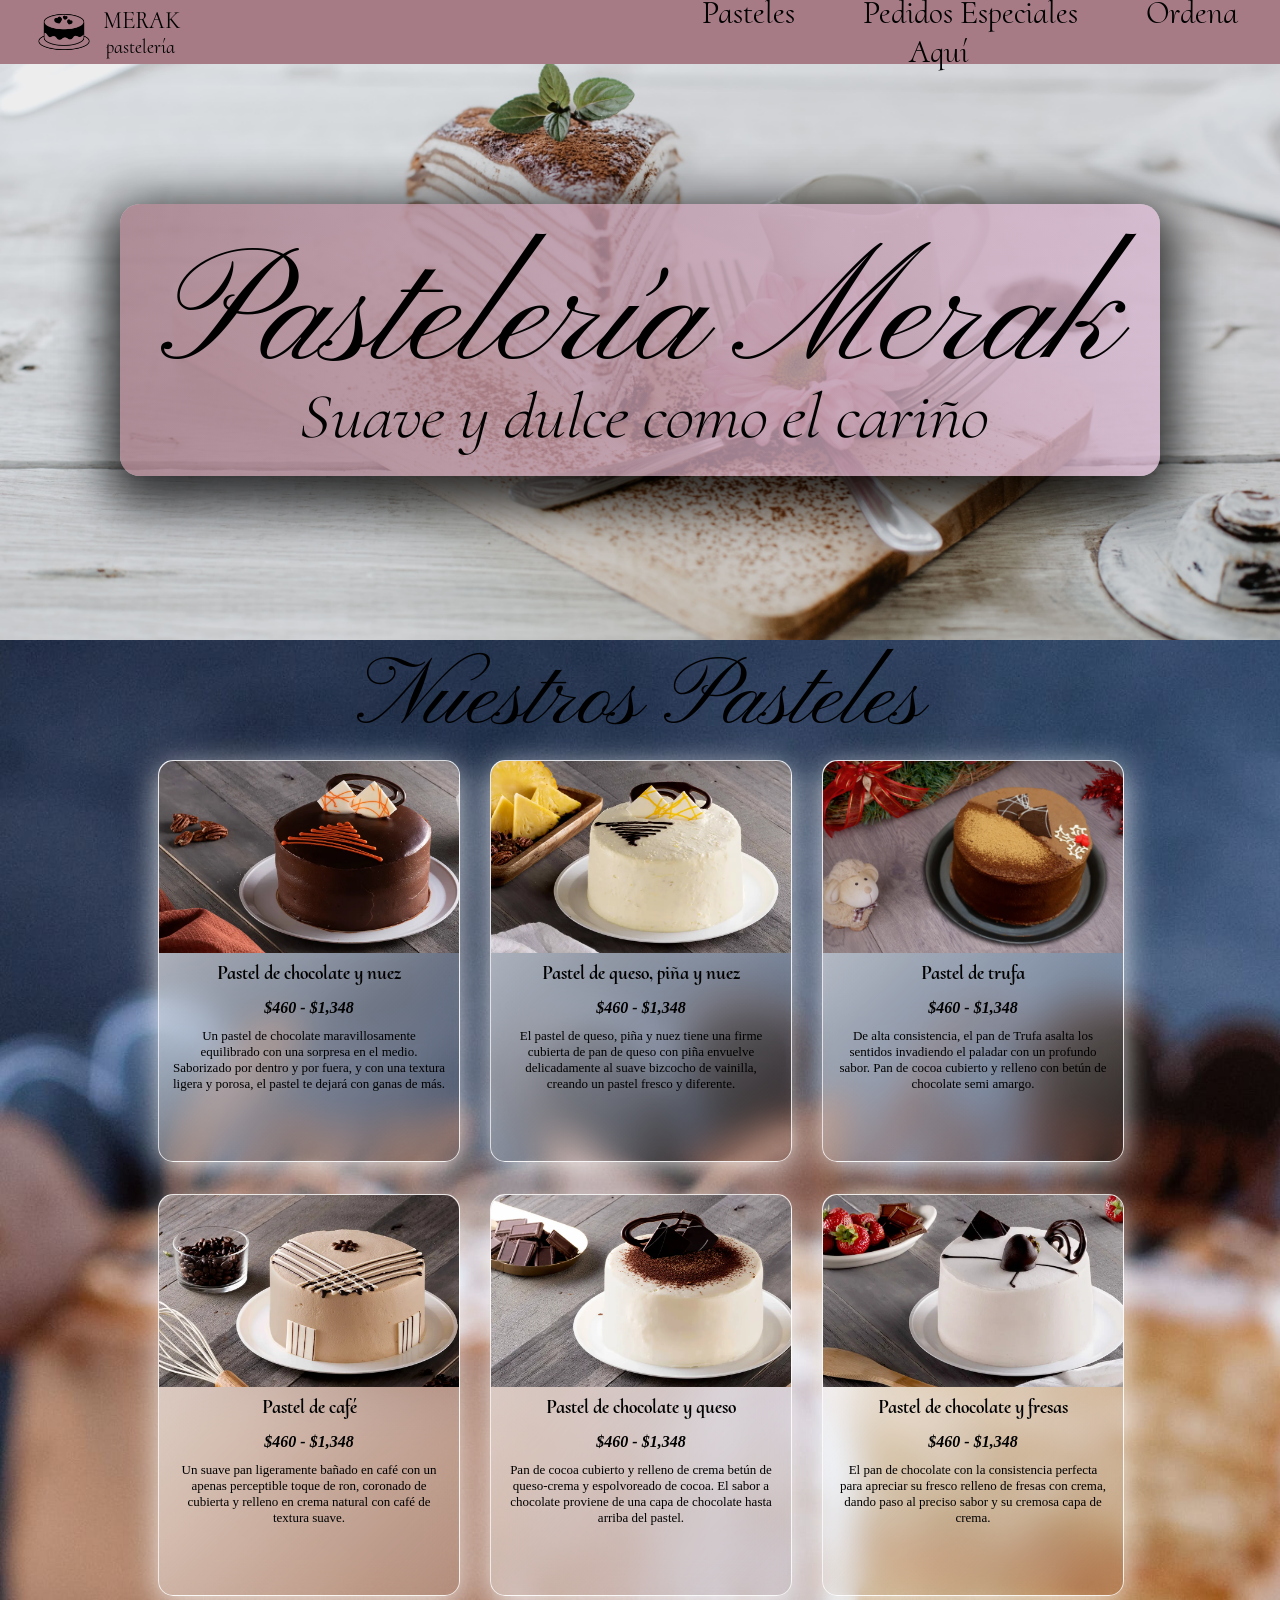
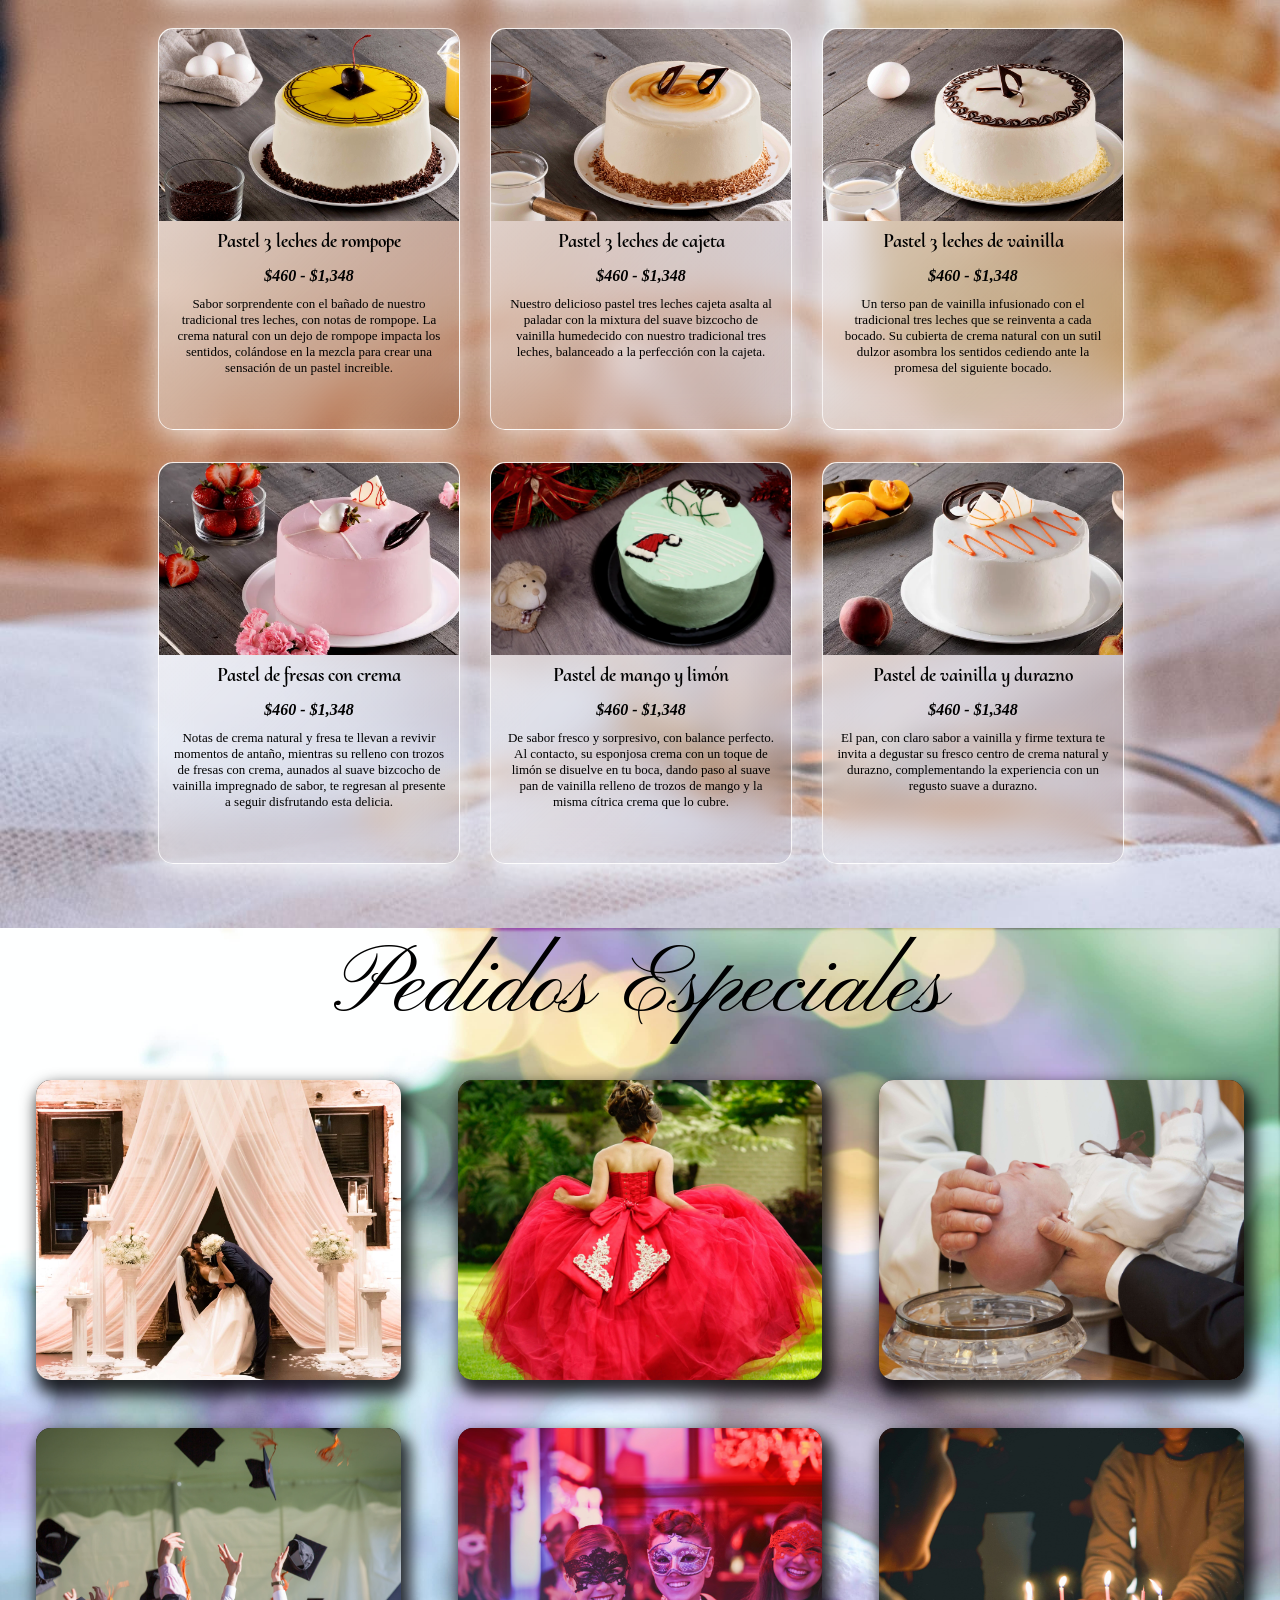
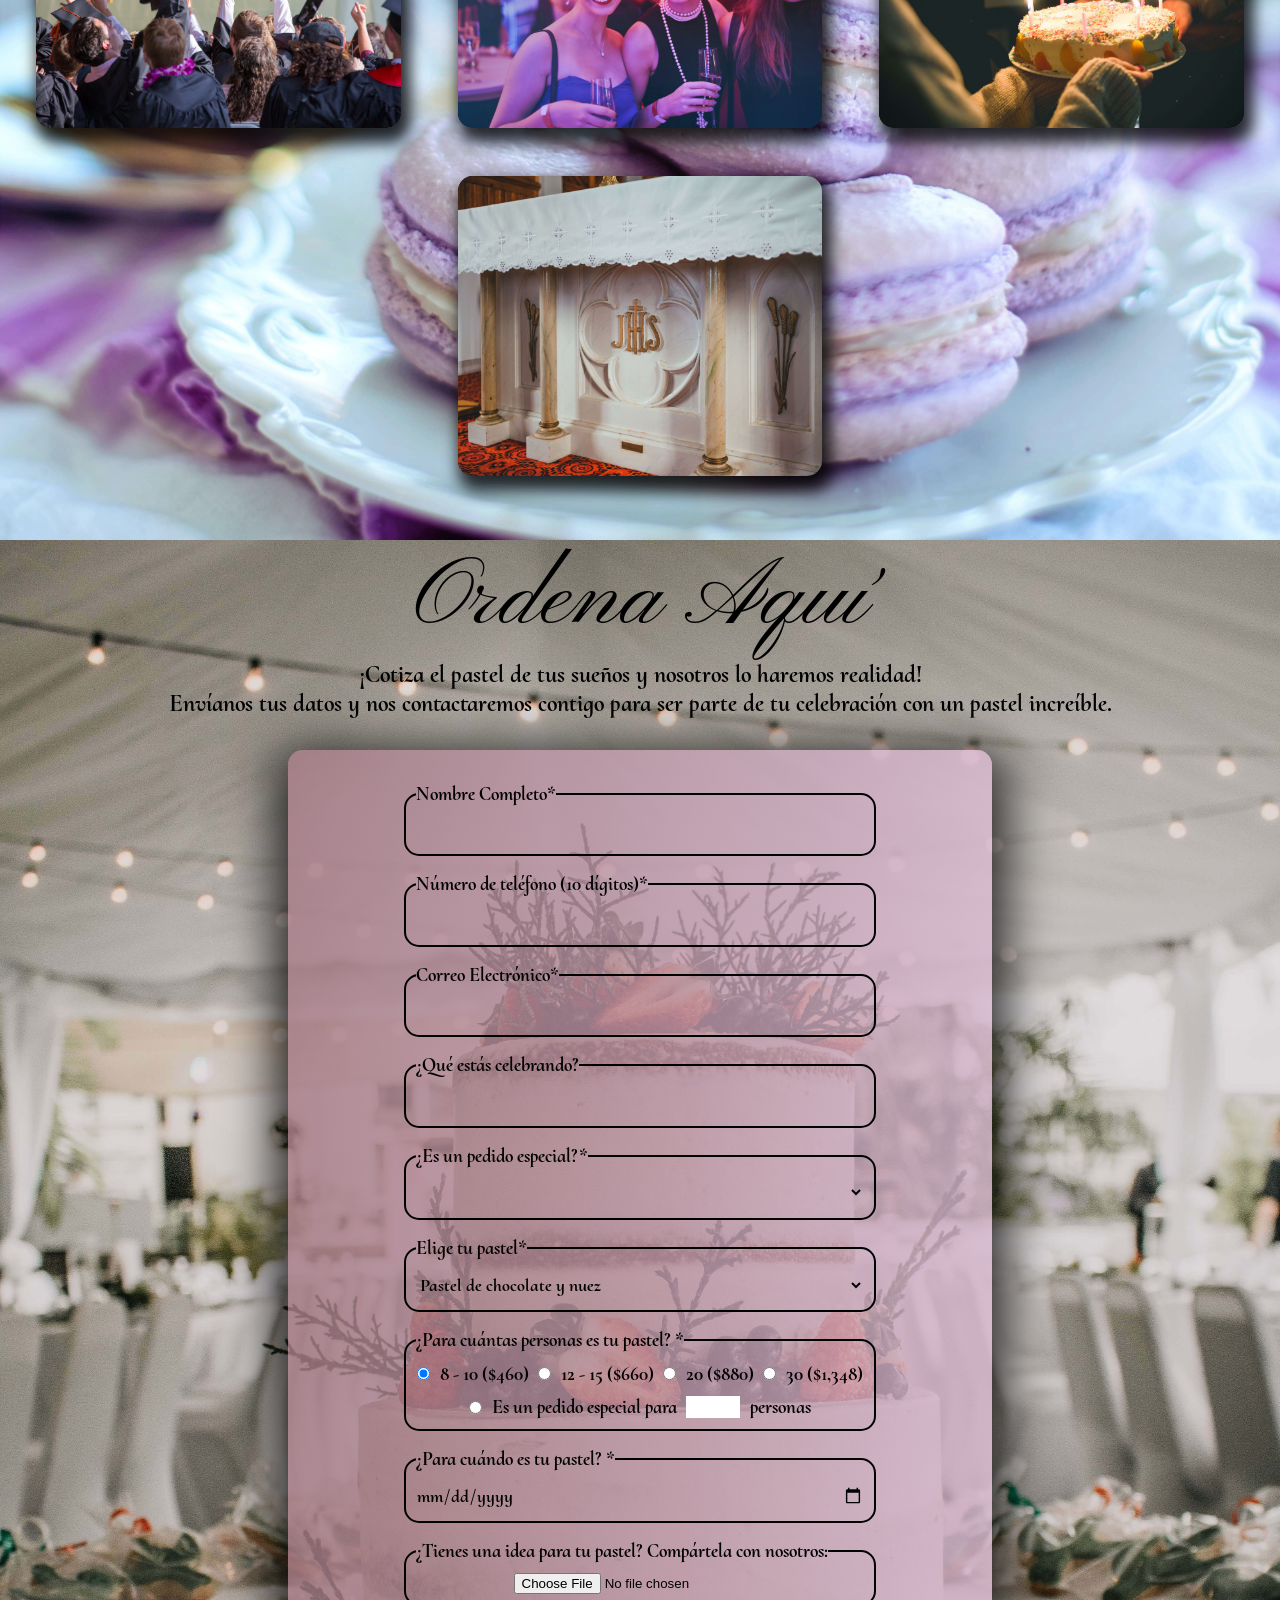
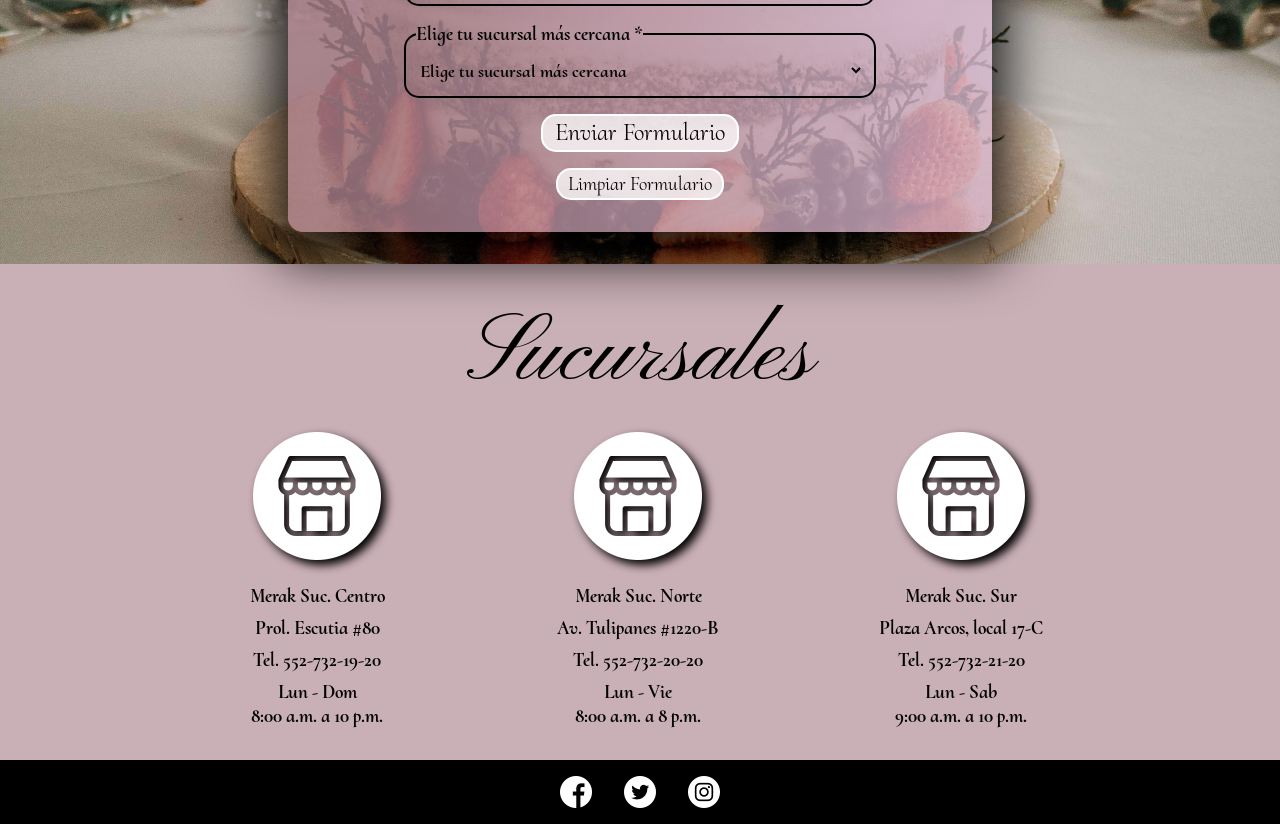
<file: 02.- Pastelería/Index.html>
<!DOCTYPE html>
<html lang="es-MX">
<head>
  <meta charset="UTF-8">
  <meta http-equiv="X-UA-Compatible" content="IE=edge">
  <meta name="viewport" content="width=device-width, initial-scale=1.0">
  <link rel="stylesheet" href="./styles.css">
  <title>Merak Pastelería</title>
  <link rel="shortcut icon" href="./Recursos/Logo.png" type="image/x-icon">
  <link rel="preconnect" href="https://fonts.googleapis.com"><link rel="preconnect" href="https://fonts.gstatic.com" crossorigin><link href="https://fonts.googleapis.com/css2?family=Cormorant+Upright:wght@300&family=Pinyon+Script&display=swap" rel="stylesheet">
</head>

<body>
  <header id="navbar">
    <img src="./Recursos/Logo.png" alt="logo merak" id="logo">
    <div id="text-logo">
      <a href="#">
        <p id="nom">MERAK</p>
        <p id="slog">pastelería</p>
      </a>
    </div>
    <ul id="menu">
        <li><a href="#pasteles">Pasteles</a></li>
        <li><a href="#pedidos">Pedidos Especiales</a></li>
        <li><a href="#ordenar">Ordena Aquí</a></li>
    </ul>
  </header>

  <main>
    <section id="portada">
      <img src="./Recursos/Portada.jpg" alt="Rebanada de pastel" id="img-port">
      <div id="rectangle"></div>
      <h1 id="titulo">Pastelería Merak</h1>
      <h3 id="subtitulo">Suave y dulce como el cariño</h3>
      <div id="pasteles"></div>
    </section>

    <section id="pasteles-seccion">
      <h2 class="nombre-seccion">Nuestros Pasteles</h2>

      <div id="container">
        <div class="card">
          <img class="img-pastel" src="./Recursos/pasteles/pastel-chocolate-nuez.webp" alt="pastel de chocolate y nuez">
          <h4 class="nombre-pastel">Pastel de chocolate y nuez</h4>
          <p class="precio">$460 - $1,348</p>
          <p class="descripcion">Un pastel de chocolate maravillosamente equilibrado con una sorpresa en el medio. Saborizado por dentro y por fuera, y con una textura ligera y porosa, el pastel te dejará con ganas de más.</p>
        </div>

        <div class="card">
          <img class="img-pastel" src="./Recursos/pasteles/Pastel-Queso-Pina-Nuez.webp" alt="Pastel de queso, piña y nuez">
          <h4 class="nombre-pastel">Pastel de queso, piña y nuez</h4>
          <p class="precio">$460 - $1,348</p>
          <p class="descripcion">El pastel de queso, piña y nuez tiene una firme cubierta de pan de queso con piña envuelve delicadamente al suave bizcocho de vainilla, creando un pastel fresco y diferente. </p>
        </div>

        <div class="card">
          <img class="img-pastel" src="./Recursos/pasteles/pastel-trufa.webp" alt="Pastel de trufa">
          <h4 class="nombre-pastel">Pastel de trufa</h4>
          <p class="precio">$460 - $1,348</p>
          <p class="descripcion">De alta consistencia, el pan de Trufa asalta los sentidos invadiendo el paladar con un profundo sabor. Pan de cocoa cubierto y relleno con betún de chocolate semi amargo.</p>
        </div>

        <div class="card">
          <img class="img-pastel" src="./Recursos/pasteles/Pastel-cafe.webp" alt="Pastel de café">
          <h4 class="nombre-pastel">Pastel de café</h4>
          <p class="precio">$460 - $1,348</p>
          <p class="descripcion">Un suave pan ligeramente bañado en café con un apenas perceptible toque de ron, coronado de cubierta y relleno en crema natural con café de textura suave.
          </p>
        </div>

        <div class="card">
          <img class="img-pastel" src="./Recursos/pasteles/Pastel-Chocolate-Queso.webp" alt="Pastel de chocolate y queso">
          <h4 class="nombre-pastel">Pastel de chocolate y queso</h4>
          <p class="precio">$460 - $1,348</p>
          <p class="descripcion">Pan de cocoa cubierto y relleno de crema betún de queso-crema y espolvoreado de cocoa. El sabor a chocolate proviene de una capa de chocolate hasta arriba del pastel.
          </p>
        </div>

        <div class="card">
          <img class="img-pastel" src="./Recursos/pasteles/Pastel-Chocolate-Fresa.webp" alt="Pastel de chocolate con fresas">
          <h4 class="nombre-pastel">Pastel de chocolate y fresas</h4>
          <p class="precio">$460 - $1,348</p>
          <p class="descripcion">El pan de chocolate con la consistencia perfecta para apreciar su fresco relleno de fresas con crema, dando paso al preciso sabor y su cremosa capa de crema.</p>
        </div>

        <div class="card">
          <img class="img-pastel" src="./Recursos/pasteles/Pastel-3-leches-rompope.webp" alt="Pastel 3 leches rompope">
          <h4 class="nombre-pastel">Pastel 3 leches de rompope</h4>
          <p class="precio">$460 - $1,348</p>
          <p class="descripcion">Sabor sorprendente con el bañado de nuestro tradicional tres leches, con notas de rompope. La crema natural con un dejo de rompope impacta los sentidos, colándose en la mezcla para crear una sensación de un pastel increible.</p>
        </div>

        <div class="card">
          <img class="img-pastel" src="./Recursos/pasteles/Pastel-3-leches-cajeta.webp" alt="Pastel 3 leches de cajeta">
          <h4 class="nombre-pastel">Pastel 3 leches de cajeta</h4>
          <p class="precio">$460 - $1,348</p>
          <p class="descripcion">Nuestro delicioso pastel tres leches cajeta asalta al paladar con la mixtura del suave bizcocho de vainilla humedecido con nuestro tradicional tres leches, balanceado a la perfección con la cajeta.</p>
        </div>

        <div class="card">
          <img class="img-pastel" src="./Recursos/pasteles/Pastel-3-leches-vainilla.webp" alt="Pastel 3 leches de vainilla">
          <h4 class="nombre-pastel">Pastel 3 leches de vainilla</h4>
          <p class="precio">$460 - $1,348</p>
          <p class="descripcion">Un terso pan de vainilla infusionado con el tradicional tres leches que se reinventa a cada bocado. Su cubierta de crema natural con un sutil dulzor asombra los sentidos cediendo ante la promesa del siguiente bocado.</p>
        </div>

        <div class="card">
          <img class="img-pastel" src="./Recursos/pasteles/Pastel-Vainilla-Fresas.webp" alt="Pastel de fresas con crema">
          <h4 class="nombre-pastel">Pastel de fresas con crema</h4>
          <p class="precio">$460 - $1,348</p>
          <p class="descripcion">Notas de crema natural y fresa te llevan a revivir momentos de antaño, mientras su relleno con trozos de fresas con crema, aunados al suave bizcocho de vainilla impregnado de sabor, te regresan al presente a seguir disfrutando esta delicia.</p>
        </div>

        <div class="card">
          <img class="img-pastel" src="./Recursos/pasteles/pastel-mango-limon.webp" alt="Pastel de mango y limón">
          <h4 class="nombre-pastel">Pastel de mango y limón</h4>
          <p class="precio">$460 - $1,348</p>
          <p class="descripcion">De sabor fresco y sorpresivo, con balance perfecto. Al contacto, su esponjosa crema con un toque de limón se disuelve en tu boca, dando paso al suave pan de vainilla relleno de trozos de mango y la misma cítrica crema que lo cubre.</p>
        </div>

        <div class="card">
          <img class="img-pastel" src="./Recursos/pasteles/Pastel-Vainilla-Durazno.webp" alt="Pastel de vainilla y durazno">
          <h4 class="nombre-pastel">Pastel de vainilla y durazno</h4>
          <p class="precio">$460 - $1,348</p>
          <p class="descripcion">El pan, con claro sabor a vainilla y firme textura te invita a degustar su fresco centro de crema natural y durazno, complementando la experiencia con un regusto suave a durazno.</p>
        </div>
      </div>
      
      <div id="pedidos"></div>
    </section>

    <section id="pedidos-seccion">
      <h2 class="nombre-seccion">Pedidos Especiales</h2>
      <div id="gallery">
        <div class="gallery-img">
          <p class="especial-text">Pasteles de boda</p>
          <img class="especial-img" src="./Recursos/pedidos-especiales/pasteles-boda.jpg" alt="Pasteles de boda">
        </div>
        <div class="gallery-img">
          <p class="especial-text">Pasteles de XV años</p>
          <img class="especial-img" src="./Recursos/pedidos-especiales/pasteles-xv-años.jpg" alt="Pasteles de XV años">
        </div>
        <div class="gallery-img">
          <p class="especial-text">Pasteles de bautizo</p>
          <img class="especial-img" src="./Recursos/pedidos-especiales/pasteles-bautizo.jpg" alt="Pasteles de bautizo">
        </div>
        <div class="gallery-img">
          <p class="especial-text">Pasteles de graduación</p>
          <img class="especial-img" src="./Recursos/pedidos-especiales/pasteles-graduacion.jpg" alt="Pasteles de graduación">
        </div>
        <div class="gallery-img">
          <p class="especial-text">Pasteles de despedida</p>
          <img class="especial-img" src="./Recursos/pedidos-especiales/pasteles-despedida-soltera.jpg" alt="Pasteles de despedida de soltera">
        </div>
        <div class="gallery-img">
          <p class="especial-text">Pasteles de cumpleaños</p>
          <img class="especial-img" src="./Recursos/pedidos-especiales/pasteles-cumpleaños.jpg" alt="Pasteles de cumpleaños">
        </div>
        <div class="gallery-img">
          <p class="especial-text">Pasteles de primera <br>comunión</p>
          <img class="especial-img" src="./Recursos/pedidos-especiales/pasteles-primera-comunion.jpg" alt="Pasteles de primera comunión">
        </div>
      </div>
      <div id="ordenar"></div>
    </section>

    <section id="ordenar-seccion">
      <h2 class="nombre-seccion">Ordena Aquí</h2>
      <p class="form-text">¡Cotiza el pastel de tus sueños y nosotros lo haremos realidad!</p>
      <p class="form-text">Envíanos tus datos y nos contactaremos contigo para ser parte de tu celebración con un pastel increíble.</p>
      <form action="submit">
        <fieldset>
          <legend for="nombre">Nombre Completo*</legend>
          <input type="text" name="nombre" required>
        </fieldset>
        <fieldset>
          <legend for="telefono">Número de teléfono (10 dígitos)*</legend>
          <input type="tel" name="telefono" maxlength="10" required>
        </fieldset>
        <fieldset>
          <legend for="correo">Correo Electrónico*</legend>
          <input type="email" name="correo" id="" required>
        </fieldset>
        <fieldset>
          <legend for="celebracion">¿Qué estás celebrando?</legend>
          <input type="text" name="celebracion">
        </fieldset>
        <fieldset>
          <legend for="especial">¿Es un pedido especial?*</legend>
          <select name="especial" id="" required>
            <option value="" selected disabled hidden></option>
            <option value="No">No</option>
            <option value="Boda">Boda</option>
            <option value="XV Años">XV Años</option>
            <option value="Bautizo">Bautizo</option>
            <option value="Graduación">Graduación</option>
            <option value="Despedida">Despedida</option>
            <option value="Cumpleaños">Cumpleaños</option>
            <option value="Primera Comunión">Primera Comunion</option>
          </select>
        </fieldset>
        <fieldset>
          <legend for="pastel">Elige tu pastel*</legend>
          <select name="pastel" id="" required>
            <option value="Chocolate y nuez" selected>Pastel de chocolate y nuez</option>
            <option value="Queso, piña y nuez">Pastel de queso, piña y nuez</option>
            <option value="Trufa">Pastel de trufa</option>
            <option value="Café">Pastel de café</option>
            <option value="Chocolate y queso">Pastel de chocolate y queso</option>
            <option value="Chocolate y fresas">Pastel de chocolaet y fresas</option>
            <option value="3 leches rompope">Pastel 3 leches de rompope</option>
            <option value="3 leches cajeta">Pastel 3 leches de cajeta</option>
            <option value="3 leches vainilla">Pastel 3 leches de vainilla</option>
            <option value="Fresas con crema">Pastel de fresas con crema</option>
            <option value="Mango y limón">Pastel de mango y limón</option>
            <option value="Vainilla y durazno">Pastel de vainilla y durazno</option>
          </select>
        </fieldset>
        <fieldset id="tamaño">
          <legend>¿Para cuántas personas es tu pastel? *</legend>
          <input type="radio" name="personas" class="cantidad" value="8-10" checked>
          <legend for="8-10" class="cant-text">8 - 10 ($460)</legend>
          <input type="radio" name="personas" value="12-15" class="cantidad">
          <legend for="12-15" class="cant-text">12 - 15 ($660)</legend>
          <input type="radio" name="personas" value="20" class="cantidad">
          <legend for="20" class="cant-text">20 ($880)</legend>
          <input type="radio" name="personas" value="30" class="cantidad">
          <legend for="30" class="cant-text">30 ($1,348)</legend>
          <input type="radio" name="personas" value="es un pedido especial" class="cantidad">
          <legend for="es un pedido especial" class="cant-text">Es un pedido especial para</legend>
          <input type="number" maxlength="3" name="cant-esp" id="cant">
          <label for="cant-esp">personas</label>
        </fieldset>
        <fieldset>
          <legend for="fecha">¿Para cuándo es tu pastel? *</legend>
          <input type="date" name="fecha" id="" required>
        </fieldset>
        <fieldset>
          <legend for="idea">¿Tienes una idea para tu pastel? Compártela con nosotros:</legend>
          <input type="file" name="idea" id="file">
        </fieldset>
        <fieldset>
          <legend for="sucursal">Elige tu sucursal más cercana *</legend>
          <select name="sucursal" id="" required>
            <option value="" selected disabled hidden>Elige tu sucursal más cercana</option>
            <option value="Centro">Merak suc. Centro</option>
            <option value="Norte">Merak suc. Norte</option>
            <option value="Sur">Merak suc. Sur</option>
          </select>
        </fieldset>
        <input type="submit" value="Enviar Formulario" class="boton submit">
        <input type="reset" value="Limpiar Formulario" class="boton clear">

      </form>
    </section>
  </main>

  <footer>
    <section id="sucs">
      <h5 class="nombre-seccion">Sucursales</h5>

      <div class="sucursales">
        <img src="./Recursos/tienda-white.png" alt="suc-icon" class="suc-icon">
        <p>Merak Suc. Centro</p>
        <p>Prol. Escutia #80</p>
        <p>Tel. 552-732-19-20</p>
        <p>Lun - Dom<br>8:00 a.m. a 10 p.m.</p>
      </div>

      <div class="sucursales">
        <img src="./Recursos/tienda-white.png" alt="suc-icon" class="suc-icon">
        <p>Merak Suc. Norte</p>
        <p>Av. Tulipanes #1220-B</p>
        <p>Tel. 552-732-20-20</p>
        <p>Lun - Vie<br>8:00 a.m. a 8 p.m.</p>
      </div>

      <div class="sucursales">
        <img src="./Recursos/tienda-white.png" alt="suc-icon" class="suc-icon">
        <p>Merak Suc. Sur</p>
        <p>Plaza Arcos, local 17-C</p>
        <p>Tel. 552-732-21-20</p>
        <p>Lun - Sab<br>9:00 a.m. a 10 p.m.</p>
      </div>
    </section>

    <section id="redes-sociales">
      <div class="red-logo">
        <img src="./Recursos/facebook.png" alt="logo-facebook">
        <img src="./Recursos/facebook-hover.png" alt="logo-facebook" class="hover-icon">
      </div>

      <div class="red-logo">
        <img src="./Recursos/twitter.png" alt="logo-twitter">
        <img src="./Recursos/twitter-hover.png" alt="logo-twitter" class="hover-icon">
      </div>

      <div class="red-logo">
        <img src="./Recursos/instagram.png" alt="logo-instagram">
        <img src="./Recursos/instagram-hover.png" alt="logo-instagram" class="hover-icon">
      </div>
    </section>
  </footer>
</body>
</html>
</file>
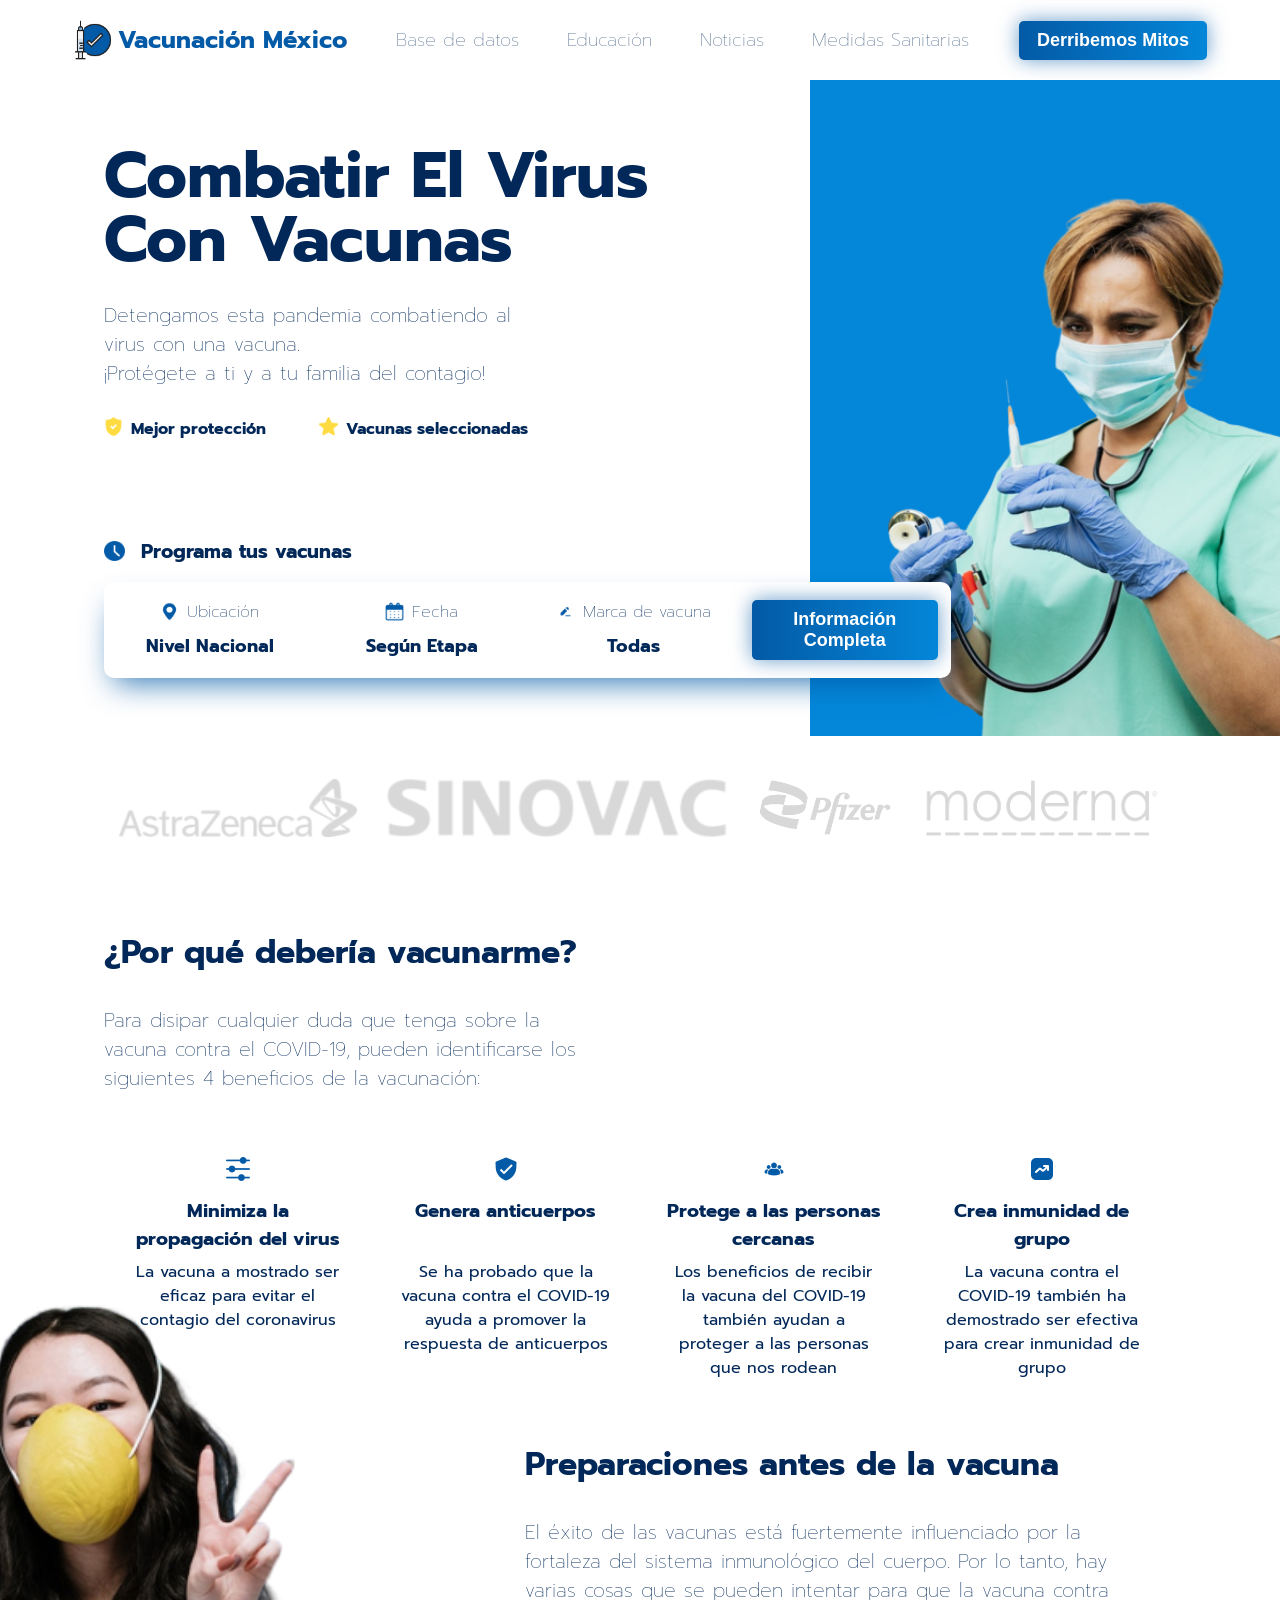
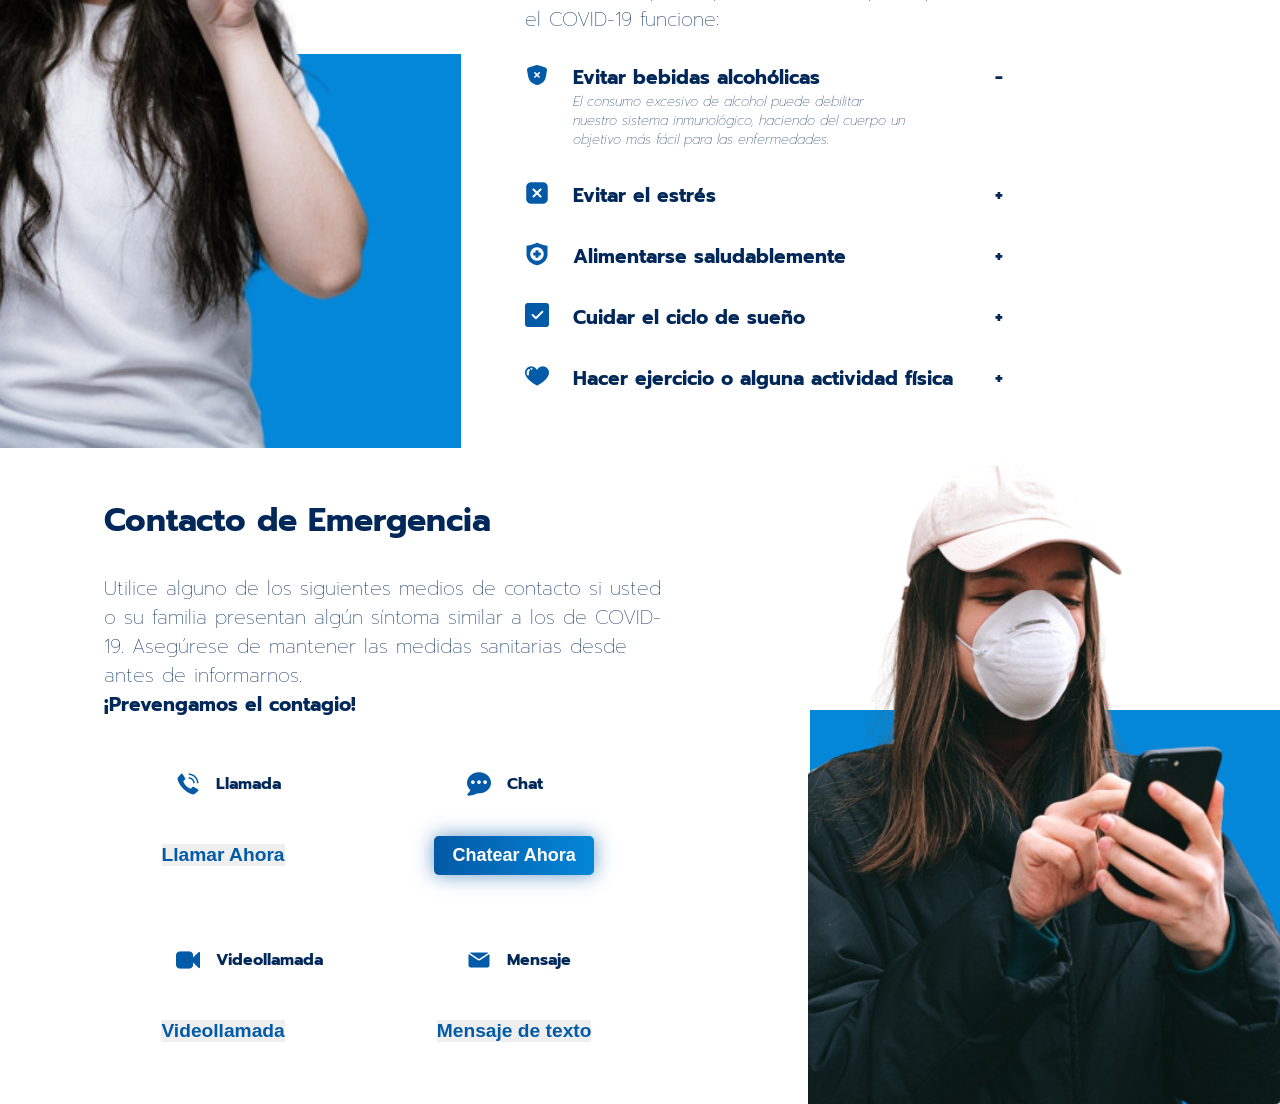
<file: 03.- Vacunación/index.html>
<!DOCTYPE html>
<html lang="es-MX">
<head>
  <meta charset="UTF-8">
  <meta http-equiv="X-UA-Compatible" content="IE=edge">
  <meta name="viewport" content="width=device-width, initial-scale=1.0">
  <title>Vacunación México</title>
  <link rel="stylesheet" href="./style.css">
  <link rel="shortcut icon" href="./recursos/logo.png" type="image/x-icon">
  <link rel="preconnect" href="https://fonts.googleapis.com">
  <link rel="preconnect" href="https://fonts.gstatic.com" crossorigin>
  <link href="https://fonts.googleapis.com/css2?family=Prompt&display=swap" rel="stylesheet">
</head>
<body>
  <header>
    <nav id="navbar">
      <div id="navbar_logo">
        <img src="./recursos/logo.png" alt="Logo vacunación México" id="logo_imagen">
        <h1 id="logo_texto">Vacunación México</h1>
      </div>
      <ul id="menu">
        <li class="menu_item"><a href="https://www.gob.mx/salud/documentos/datos-abiertos-152127" target="_blank">Base de datos</a></li>
        <li class="menu_item"><a href="https://coronavirus.gob.mx/capacitacion/" target="_blank">Educación</a></li>
        <li class="menu_item"><a href="https://coronavirus.gob.mx/noticias/" target="_blank">Noticias</a></li>
        <li class="menu_item"><a href="https://coronavirus.gob.mx/medidas-de-seguridad-sanitaria/" target="_blank">Medidas Sanitarias</a></li>
      </ul>
      <form action="https://coronavirus.gob.mx/mitos-y-realidades/" target="_blank">
        <button class="boton" type="submit" value="mitos y verdades">Derribemos Mitos</button>
      </form>
    </nav>
  </header>
  <main>
    <section id="portada">
      <div id="portada_izquierda">
        <h2 id="texto_principal">Combatir El Virus<br>Con Vacunas
        </h2>
        <p class="texto_general">Detengamos esta pandemia combatiendo al virus con una vacuna.<br>¡Protégete a ti y a tu familia del contagio!</p>
        <div id="resaltado">
          <div class="texto_resaltado">
            <img src="./recursos/iconos/escudo.png" alt="ícono de escudo">
            <h4>Mejor protección</h4>
          </div>
          <div class="texto_resaltado">
            <img src="./recursos/iconos/estrella.png" alt="ícono de estrella">
            <h4>Vacunas seleccionadas</h4>
          </div>
        </div>
        <div id="programar">
          <img src="./recursos/iconos/reloj.png" alt="ícono de reloj">
          <h3 class="subtitulo">Programa tus vacunas</h3>
        </div>
        <div id="informacion_vacunas">
          <div class="infovac_seccion">
            <div class="nomseccion">
              <img src="./recursos/iconos/ubicacion.png" alt="ícono de ubicación">
              <p>Ubicación</p>
            </div>
            <p>Nivel Nacional</p>
          </div>
          <div class="infovac_seccion">
            <div class="nomseccion">
              <img src="./recursos/iconos/calendario.png" alt="ícono de calendario">
              <p>Fecha</p>
            </div>
            <p>Según Etapa</p>
          </div>
          <div class="infovac_seccion">
            <div class="nomseccion">
              <img src="./recursos/iconos/editar.png" alt="ícono de vacuna">
              <p>Marca de vacuna</p>
            </div>
            <p>Todas</p>
          </div>
          <div class="infovac_seccion">
            <form action="https://vacunacovid.gob.mx/" target="_blank">
              <button type="submit" class="boton" value="información completa">Información Completa</button>
            </form>
          </div>
        </div>
      </div>
      <div id="portada_derecha">
        <img src="./recursos/vacunacion_portada.png" alt="Enfermera con jeringa">
      </div>
    </section>
    <section id="razones">
      <div id="marcas">
        <img src="./recursos/astrazeneca_logo.png" alt="logo de astrazeneca">
        <img src="./recursos/sinovac_logo.png" alt="logo de sinovac">
        <img src="./recursos/pfizer_logo.png" alt="logo de pfizer">
        <img src="./recursos/moderna_logo.png" alt="logo de moderna">
      </div>
      <h2 class="titulo">¿Por qué debería vacunarme?</h2>
      <p class="texto_general razones_texto">Para disipar cualquier duda que tenga sobre la vacuna contra el COVID-19, pueden identificarse los siguientes 4 beneficios de la vacunación:</p>
      <div id="beneficios">
        <div class="benef">
          <img src="./recursos/iconos/niveles.png" alt="ícono de niveles">
          <h3>Minimiza la propagación del virus</h3>
          <p>La vacuna a mostrado ser eficaz para evitar el contagio del coronavirus</p>
        </div>
        <div class="benef">
          <img src="./recursos/iconos/escudo azul.png" alt="ícono de escudo azul">
          <h3>Genera anticuerpos</h3>
          <p>Se ha probado que la vacuna contra el COVID-19 ayuda a promover la respuesta de anticuerpos</p>
        </div>
        <div class="benef">
          <img src="./recursos/iconos/grupo.png" alt="ícono de grupo">
          <h3>Protege a las personas cercanas</h3>
          <p>Los beneficios de recibir la vacuna del COVID-19 también ayudan a proteger a las personas que nos rodean</p>
        </div>
        <div class="benef">
          <img src="./recursos/iconos/crecimiento.png" alt="ícono de gráfica">
          <h3>Crea inmunidad de grupo</h3>
          <p>La vacuna contra el COVID-19 también ha demostrado ser efectiva para crear inmunidad de grupo</p>
        </div>
      </div>
    </section>
    <section id="preparacion">
      <div id="preparacion_izquierda">
        <div class="background_photo"></div>
        <img src="./recursos/vacunacion_antes.png" alt="chica con cubrebocas">
      </div>
      <div id="preparacion_derecha">
        <h2 class="titulo">Preparaciones antes de la vacuna</h2>
        <p class="texto_general">El éxito de las vacunas está fuertemente influenciado por la fortaleza del sistema inmunológico del cuerpo. Por lo tanto, hay varias cosas que se pueden intentar para que la vacuna contra el COVID-19 funcione:</p>
        <div>
          <img src="./recursos/iconos/escudo-x.png" alt="ícono escudo con x">
          <details open>
            <summary class="subtitulo">Evitar bebidas alcohólicas</summary>
            <p>El consumo excesivo de alcohol puede debilitar nuestro sistema inmunológico, haciendo del cuerpo un objetivo más fácil para las enfermedades.</p>
          </details>
        </div>
        <div>
          <img src="./recursos/iconos/cancelar.png" alt="ícono de cancelar">
          <details>
            <summary class="subtitulo">Evitar el estrés</summary>
            <p>El estrés disminuye el número de células B, que son aquellas que producen anticuerpos, así como la funcionalidad y la actividad de las células NK</p>
          </details>
        </div>
        <div>
          <img src="./recursos/iconos/salud.png" alt="ícono de salud">
          <details>
            <summary class="subtitulo">Alimentarse saludablemente</summary>
            <p>La nutrición adecuada es la clave para mantener un sistema inmunológico saludable, el cual consiste de varios órganos que ayudan a combatir los patógenos, tales como los virus y las bacterias que causan las infecciones.</p>
          </details>
        </div>
        <div>
          <img src="./recursos/iconos/comprobar.png" alt="ícono de comprobar">
          <details>
            <summary class="subtitulo">Cuidar el ciclo de sueño</summary>
            <p>El sueño puede modificar la función del sistema inmune induciendo cambios en el eje hipotálamo-pituitaria-adrenal y el sistema nervioso simpático.</p>
          </details>
        </div>
        <div>
          <img src="./recursos/iconos/corazon.png" alt="ícono de corazón">
          <details>
            <summary class="subtitulo">Hacer ejercicio o alguna actividad física</summary>
            <p>El ejercicio provoca cambios en los anticuerpos y los glóbulos blancos (GB). Los GB son las células del sistema inmunitario que combaten las enfermedades.</p>
          </details>
        </div>
      </div>
    </section>
    <section id="contacto">
      <div id="contacto_izquierda">
        <h2 class="titulo">Contacto de Emergencia</h2>
        <p class="texto_general">Utilice alguno de los siguientes medios de contacto si usted o su familia presentan algún síntoma similar a los de COVID-19. Asegúrese de mantener las medidas sanitarias desde antes de informarnos.<br><b>¡Prevengamos el contagio!</b></p>
        <div id="medios">
          <div class="medio_contacto">
            <div class="medio">
              <img src="./recursos/iconos/telefono.png" alt="ícono de teléfono">
              <div>
                <p>Llamada</p>
              </div>
            </div>
            <div class="calltoaction">
              <form action="https://coronavirus.gob.mx/contacto/" target="_blank">
              <button type="submit" class="btn_cta" value="llamar ahora">Llamar Ahora</button>
            </form>
            </div>
          </div>
          <div class="medio_contacto">
            <div class="medio">
              <img src="./recursos/iconos/chat.png" alt="ícono de chat">
              <div>
                <p>Chat</p>
                  </div>
            </div>
            <div class="calltoaction">
              <form action="https://coronavirus.gob.mx/contacto/" target="_blank">
              <button type="submit" class="boton" value="chatear ahora">Chatear Ahora</button>
            </form>
            </div>
          </div>
          <div class="medio_contacto">
            <div class="medio">
              <img src="./recursos/iconos/videollamada.png" alt="ícono de videollamada">
              <div>
                <p>Videollamada</p>
                  </div>
            </div>
            <div class="calltoaction">
              <form action="https://coronavirus.gob.mx/contacto/" target="_blank">
              <button type="submit" class="btn_cta" value="videollamada">Videollamada</button>
            </form>
            </div>
          </div>
          <div class="medio_contacto">
            <div class="medio">
              <img src="./recursos/iconos/mensajes.png" alt="ícono de mensajes">
              <div>
                <p>Mensaje</p>
                  </div>
            </div>
            <div class="calltoaction">
              <form action="https://coronavirus.gob.mx/contacto/" target="_blank">
              <button type="submit" class="btn_cta" value="sms">Mensaje de texto</button>
            </form>
            </div>
          </div>
        </div>
      </div>
      <div id="contacto_derecha">
        <div class="background_photo"></div>
        <img src="./recursos/vacunacion_contacto_emergencia.png" alt="chica con cubrebocas escribiendo en el celular">
      </div>
    </section>
  </main>
  <footer></footer>
</body>
</html>
</file>
<file: 02.- Pastelería/styles.css>
* {
  margin: 0;
  padding: 0;
  border: none;
}

html {
  box-sizing: border-box;
  scroll-behavior: smooth;
}

#navbar {
  display: flex;
  align-items: center;
  background-color: #A67B86;
  height: 4em;
  position: fixed;
  width: 100%;
  z-index: 1000;
}

#logo {
  height: 4em;
  margin-left: 2em;
  display: inline;
}

#text-logo {
  display: flex;
  align-items: center;
}

#nom {
  position: relative;
  font-family: 'Cormorant Upright', serif;
  font-size: x-large;
  margin-left: 0.3em;
}

#slog {
  position: relative;
  font-family: 'Cormorant Upright', serif;
  font-size: larger;
  margin-left: 0.5em;
}

#menu {
  list-style-type: none;
  text-align: center;
  margin: 0 0 0 30em;
}

#menu li {
  display: inline;
  margin: 0 2em 0 0;
  font-size: xx-large;
  font-family: 'Cormorant Upright', serif;
}

a {
  text-decoration: none;
  color: black;
}

a:hover {
  color: white;
}

#portada {
  display: flex;
  align-items: center;
  justify-content: center;
  width: 100%;
}

#img-port {
  width: 100%;
  max-height: 40em;
  object-fit: cover;
}

#rectangle {
  position: absolute;
  width: 65em;
  height: 17em;
  margin-top: 2.5em;
  border-radius: 20px;
  background: linear-gradient(to right, rgba(165, 122, 134, 0.8), rgba(216, 184, 208, 0.8));
  z-index: 2;
  box-shadow: 0px 15px 50px 15px rgba(0,0,0,0.8);
  -webkit-box-shadow: 0px 15px 50px 15px rgba(0,0,0,0.8);
  -moz-box-shadow: 0px 15px 50px 15px rgba(0,0,0,0.8);

}

#titulo {
  position: absolute;
  font-size: 10em;
  font-family: 'Pinyon Script', cursive;
  font-weight: lighter;
  z-index: 50;
}

#subtitulo {
  position: absolute;
  font-family: 'Cormorant Upright', serif;
  font-weight: lighter;
  font-style: italic;
  margin-top: 3em;
  font-size: 4em;
  z-index: 50;
}

#pasteles, #pedidos, #ordenar {
  align-self: flex-end;
  height: 4em;
}

#pasteles-seccion {
  background-image: url("./Recursos/back-pasteles.jpg");
  background-size: cover;
}

.nombre-seccion {
  font-family: 'Pinyon Script', cursive;
  text-align: center;
  font-size: 6em;
  font-weight: lighter;
  width: 100%;
}

#container {
  display: grid;
  grid-template-columns: repeat(auto-fill, 300px);
  grid-template-rows: 1fr;
  gap: 2em;
  justify-content: center;
}

.card {
  width: 100%;
  height: 25em;
  margin: auto;
  background: linear-gradient(135deg, rgba(255, 255, 255, 0.8), rgba(255, 255, 255, 0.1));
  backdrop-filter: blur(15px);
  box-shadow: 0px 8px 32px 0 rgba(255, 255, 255, 0.8);
  border: 1px solid rgba(255, 255, 255, 0.8);
  border-radius: 15px;
  display: flex;
  flex-direction: column;
  align-items: center;
  text-align: center;
}

.img-pastel {
  object-fit: cover;
  position: relative;
  width: 100%;
  height: 12em;
  border-radius: 15px 15px 0 0;
}

.nombre-pastel {
  font-family: 'Cormorant Upright', serif;
  font-size: larger;
  font-weight: bold;
}

.precio {
  font-style: italic;
  font-weight: bold;
}

.descripcion {
  font-size: small;
}

.nombre-pastel, .precio, .descripcion {
  margin: 0.4em 1em;
}

#pedidos-seccion {
  background-image: url('./Recursos/back-pedidos.jpg');
  background-size: cover;
}

#gallery {
  margin: 2em 2em 0 2em;
  display: flex;
  flex-direction: row;
  align-items: stretch;
  justify-content: space-around;
  flex-wrap: wrap;
  gap: 3em;
}

.gallery-img {
  display: flex;
  align-items: center;
  justify-content: center;
  width: 30%;
  height: 300px;
  border-radius: 15px;
  background-color: black;
  transition: 0.5s;
}

.especial-img {
  width: 100%;
  height: 300px;
  object-fit: cover;
  border-radius: 15px;
  box-shadow: 5px 10px 15px 5px rgba(0,0,0,0.8);
  -webkit-box-shadow: 5px 10px 15px 5px rgba(0,0,0,0.8);
  -moz-box-shadow: 5px 10px 15px 5px rgba(0,0,0,0.8);
  z-index: 5;
  transition: 0.5s;
}

.gallery-img:hover {
  transition: 0.5s;
  width: 415px;
  height: 310px;
}

.especial-img:hover {
  transition: 0.5s;
  height: 310px;
  opacity: 20%;
}

.especial-text {
  text-align: center;
  position: absolute;
  color: white;
  font-family: 'Cormorant Upright', serif;
  font-size: 2.5em;
  z-index: 1;
}

#ordenar-seccion {
  background-image: url('./Recursos/back-ordenar.jpg');
  background-size: cover;
  display: flex;
  flex-direction: column;
  align-items: center;
  justify-content: center;
}

.form-text {
  font-family: 'Cormorant Upright', serif;
  font-size: x-large;
  font-weight: bold;
}

form {
  display: inline-flex;
  flex-direction: column;
  align-items: center;
  justify-content: center;
  width: 50%;
  border-radius: 15px;
  padding: 2em;
  gap: 1em;
  margin: 2em;
  background: linear-gradient(to right, rgba(165, 122, 134, 0.8), rgba(216, 184, 208, 0.8));
  z-index: 2;
  box-shadow: 0px 15px 50px 15px rgba(0,0,0,0.8);
  -webkit-box-shadow: 0px 15px 50px 15px rgba(0,0,0,0.8);
  -moz-box-shadow: 0px 15px 50px 15px rgba(0,0,0,0.8);
}

fieldset {
  display: inline-flex;
  flex-wrap: wrap;
  align-items: center;
  justify-content: center;
  width: 70%;
  border: 2px solid black;
  border-radius: 15px;
  padding: 0.5em;
  font-family: 'Cormorant Upright', serif;
  font-size: larger;
  font-weight: bold;
  gap: 0.5em;
}

select, input:not(.boton, #file, .cantidad, #cant) {
  width: 100%;
  padding: 0.2em 0;
  font-size: large;
  font-family: 'Cormorant Upright', serif;
  background: none;
  font-weight: bold;
}

#cant {
  width: 3em;
  font-family: 'Cormorant Upright', serif;
  font-weight: bold;
  font-size: large;
  text-align: center;
}

.boton {
  font-family: 'Cormorant Upright', serif;
  background-color: #ffffffc0;
  border-radius: 15px;
  border: 2px solid white;
  padding: 0.1em 0.5em;
  transition: 0.5s;
}

.boton:hover {
  background-color: #A67B86;
  transition: 0.5s;
}

.submit {
  font-size: x-large;
}

.clear {
  font-size: larger;
}

#sucs {
  display: flex;
  flex-wrap: wrap;
  align-items: center;
  justify-content: center;
  background-color: #A67B8699;
  padding: 2em;
}

.sucursales {
  display: flex;
  flex-direction: column;
  align-items: center;
  justify-content: center;
  margin: 0 5em;
  gap: 0.5em;
}

.suc-icon {
  margin: 1em;
  filter: drop-shadow(5px 5px 5px black);
}

.sucursales p {
  font-family: 'Cormorant Upright', serif;
  font-size: larger;
  font-weight: bold;
  text-align: center;
}

#redes-sociales {
  background-color: black;
  display: flex;
  align-items: center;
  justify-content: center;
  gap: 2em;
  padding: 1em;
}

.red-logo {
  height: 2em;
  display: flex;
}

.red-logo img {
  height: 2em;
  display: flex;
}

.hover-icon {
  position: absolute;
  opacity: 0;
  transition: 0.5s;
}

.hover-icon:hover {
  opacity: 1;
  transition: 0.5s;
}
</file>
<file: 03.- Vacunación/style.css>
* {
  margin: 0;
  padding: 0;
  border: none;
}

html {
  box-sizing: border-box;
  scroll-behavior: smooth;
  font-family: 'Prompt', sans-serif;
}

#navbar {
  display: flex;
  flex-direction: row;
  align-items: center;
  justify-content: space-around;
  height: 5em;
  padding-right: 3em;
}

#navbar_logo {
  display: flex;
  flex-direction: row;
  align-items: center;
  height: 100%;
  margin-left: 3em;
}

#logo_imagen {
  height: 50%;
}

#logo_texto {
  font-weight: bold;
  font-size: x-large;
  color: #035AA6;
  margin-left: 5px;
}

#menu {
  display: flex;
  flex-direction: row;
  list-style: none;
  gap: 3em;
}

.menu_item {
  color: #022859;
  font-size: large;
  opacity: 70%;
  font-weight: lighter;
}

.menu_item a {
  text-decoration: none;
  color: #022859;
}

.menu_item a:hover {
  color: #0487D9;
}
        
.boton {
  background-image: linear-gradient(to right, #035AA6 0%, #0487d9  51%, #035AA6  100%);
  padding: 0.5em 1em;
  transition: 0.5s;
  background-size: 200% auto;
  color: #ffffff;
  box-shadow: 0 0 20px #035AA699;
  border-radius: 5px;
  font-size: large;
  font-weight: bold;
}

.boton:hover {
  background-position: right center;
}

#portada {
  height: 41em;
  display: flex;
  flex-direction: row;
  justify-content: flex-end;
}

#portada_izquierda {
  width: 60%;
  margin-left: 6.5em;
  margin-top: 4em;
}

#texto_principal {
  color: #022859;
  font-size: 4em;
  font-weight: bold;
  line-height: 1em;
}

.texto_general {
  color: #022859;
  font-size: larger;
  font-weight: lighter;
  margin: 1.5em 14em 1.5em 0;
}

#resaltado {
  display: flex;
  flex-direction: row;
  gap: 3em;
}

.texto_resaltado {
  color: #022859;
  font-size: medium;
  display: flex;
  flex-direction: row;
  gap: 0.5em;
}

.texto_resaltado img {
  height: 80%;
}

#programar {
  display: flex;
  flex-direction: row;
  align-items: center;
  gap: 1em;
  margin-top: 6em;
}

#programar img {
  height: 1.3em;
}

.subtitulo {
  color: #022859;
  font-size: larger;
  font-weight: bold;
}

#informacion_vacunas {
  background-color: #ffffff;
  position: relative;
  z-index: 50;
  height: 6em;
  width: 120%;
  margin-top: 1em;
  border-radius: 10px;
  box-shadow: 0px 15px 30px -10px rgba(3,90,166,0.8);
  -webkit-box-shadow: 0px 15px 30px -10px rgba(3,90,166,0.8);
  -moz-box-shadow: 0px 15px 30px -10px rgba(3,90,166,0.8);
  display: flex;
  flex-direction: row;
  align-items: center;
  justify-content: space-around;
}

.infovac_seccion {
  width: 22%;
  height: 95%;
  display: flex;
  flex-direction: column;
  align-items: center;
  justify-content: center;
  gap: 0.5em;
}

.infovac_seccion p {
  color: #022859;
  font-weight: bold;
  font-size: large;
}

.nomseccion {
  display: flex;
  align-items: center;
  gap: 0.5em;
}

.nomseccion img {
  height: 80%;
}

.nomseccion p {
  color: #022859;
  font-weight: lighter;
  font-size: medium;
}


#portada_derecha {
  display: flex;
  justify-content: flex-end;
  background-color: #0487D9;
  width: 40%;
}

#portada_derecha img {
  transform: scalex(-1);
}

#marcas {
  height: 9em;
  display: flex;
  align-items: center;
  justify-content: space-around;
}

#marcas img {
  height: 40%;
  filter: contrast(0%);
  opacity: 30%;
}

#razones {
  height: 41em;
  margin: 0 6.5em;
}

.titulo {
  margin-top: 1.5em;
  color: #022859;
  font-weight: bold;
  font-size: xx-large;
}

.razones_texto {
  margin-right: 30em;
}

#beneficios {
  margin-top: 4em;
  display: flex;
  flex-direction: row;
  align-items: flex-start;
  justify-content: space-around;
}

.benef {
  height: 100%;
  width: 20%;
  display: flex;
  flex-direction: column;
  align-items: center;
  text-align: center;
  gap: 1em;
  color: #022859;
}

.benef h3 {
  height: 2em;
  margin-bottom: 0.5em;
}

#preparacion {
  display: flex;
  height: 41em;
}

#preparacion_izquierda {
  width: 40%;
  display: flex;
  align-items: flex-end;
  justify-content: flex-end;
}

.background_photo {
  width: 100%;
  height: 60%;
  background-color: #0487D9;
}

#preparacion_izquierda img {
  position: absolute;
  height: 110%;
}

#preparacion_derecha {
  width: 60%;
  padding: 0 4em;
}

#preparacion_derecha p {
  margin-right: 5em;
}

#preparacion_derecha div img {
  position: absolute;
  width: 1.5em;
}

details {
  cursor: pointer;
  margin-left: 3em;
  margin-bottom: 2em;
  margin-right: 15em;
}

details p {
  font-size: small;
  font-weight: lighter;
  color: #022859;
  font-style: italic;
}

details[open] summary::before {
  content: "-";
}

summary {
  list-style: none;
}

summary::before {
  content: "+";
  position: absolute;
  margin-left: 22em;
}

#contacto {
  height: 41em;
  display: flex;
}

#contacto_izquierda {
  width: 60%;
  margin-left: 6.5em;
}
#contacto_izquierda p {
  margin-right: 7em;
}

#contacto_derecha {
  width: 40%;
  display: flex;
  align-items: flex-end;
  justify-content: flex-end;
}

#contacto_derecha img {
  position: absolute;
  width: 36.9%;
  height: 80%;
  object-fit: cover;
}

#medios {
  width: 75%;
  display: flex;
  flex-wrap: wrap;
  justify-content: space-between;
  gap: 2em;
}

.medio_contacto {
  width: 45%;
  height: 9em;
}

.medio {
  width: 100%;
  height: 50%;
  display: flex;
  align-items: center;
  gap: 1em;
}

.medio p:nth-child(1) {
  color: #022859;
  font-weight: bold;;
}

.medio p {
  color: #022859;
}

.medio img {
  margin-left: 4.5em;
}

.calltoaction {
  width: 100%;
  height: 50%;
  display: flex;
  align-items: center;
  justify-content: center;
}

.btn_cta {
  font-size: larger;
  color: #035AA6;
  font-weight: bold;
}

.btn_cta:hover {
  color: #0487D9;
}
</file>
